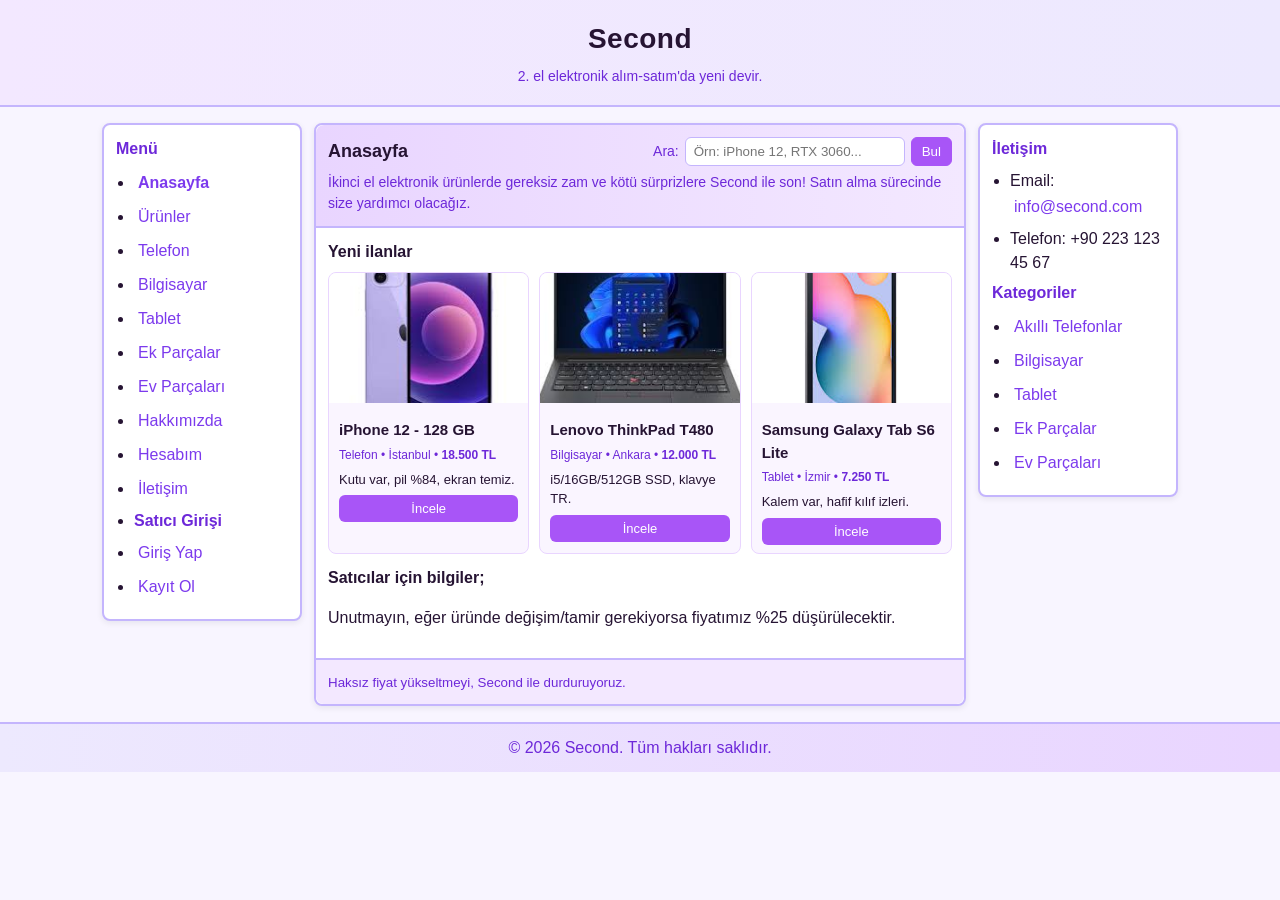
<file: index.html>
<!DOCTYPE html>
<html lang="tr">
<head>
    <meta charset="UTF-8">
    <meta name="viewport" content="width=device-width, initial-scale=1.0">
    <meta name="color-scheme" content="light">
    <meta name="theme-color" content="#f3e8ff">
    <title>Ana Sayfa</title>
    <link rel="stylesheet" href="style.css">
    <script defer src="script.js"></script>
</head>
<body>
    <header class="site-header">
        <h1>Second</h1>
        <p class="tagline">2. el elektronik alım-satım'da yeni devir.</p>
    </header>

    <main class="layout layout-home">
        <nav class="side-nav" aria-label="Ana menü">
            <h2>Menü</h2>
            <ul>
                <li><a class="active" href="index.html">Anasayfa</a></li>
                <li><a href="products.html">Ürünler</a></li>
                <li><a href="phone.html">Telefon</a></li>
                <li><a href="pc.html">Bilgisayar</a></li>
                <li><a href="tablet.html">Tablet</a></li>
                <li><a href="extensions.html">Ek Parçalar</a></li>
                <li><a href="homepieces.html">Ev Parçaları</a></li>
                <li><a href="about.html">Hakkımızda</a></li>
                <li><a href="login.php">Hesabım</a></li>
                <li><a href="contact.html">İletişim</a></li>
                <li><strong style="color: #6d28d9; margin-top: 10px;">Satıcı Girişi</strong></li>
                <li><a href="seller-login.php">Giriş Yap</a></li>
                <li><a href="seller-register.php">Kayıt Ol</a></li>
            </ul>
        </nav>

        <section class="content">
            <header class="content-header">
                <div class="content-header-top">
                    <h2>Anasayfa</h2>
                    <form class="search" action="#" method="get">
                        <label for="q">Ara:</label>
                        <input id="q" name="q" type="search" placeholder="Örn: iPhone 12, RTX 3060..." />
                        <button type="submit">Bul</button>
                    </form>
                </div>
                <p>İkinci el elektronik ürünlerde gereksiz zam ve kötü sürprizlere Second ile son! Satın alma sürecinde size yardımcı olacağız.</p>
            </header>

            <article class="content-article">
                <h3>Yeni ilanlar</h3>
                <div class="cards">
                    <div class="card" data-price="18500" data-needs-repair="false">
                        <div class="card-image">
                            <img src="[data-uri]" alt="iPhone 12 Fotoğrafı" class="product-image">
                        </div>
                        <h4>iPhone 12 - 128 GB</h4>
                        <p class="meta">Telefon • İstanbul • <strong class="price">18.500 TL</strong></p>
                        <p>Kutu var, pil %84, ekran temiz.</p>
                        <div class="photo-upload">
                            <input type="url" class="photo-input" placeholder="Fotoğraf URL'sini girin...">
                            <button type="button" class="btn photo-add-btn">Fotoğraf Ekle</button>
                        </div>
                        <button class="btn inspect-btn" type="button">İncele</button>
                    </div>
                    <div class="card" data-price="12000" data-needs-repair="true" data-issue="Batarya değişimi gerekiyor">
                        <div class="card-image">
                            <img src="[data-uri]" alt="Lenovo ThinkPad Fotoğrafı" class="product-image">
                        </div>
                        <h4>Lenovo ThinkPad T480</h4>
                        <p class="meta">Bilgisayar • Ankara • <strong class="price">12.000 TL</strong></p>
                        <p>i5/16GB/512GB SSD, klavye TR.</p>
                        <div class="photo-upload">
                            <input type="url" class="photo-input" placeholder="Fotoğraf URL'sini girin...">
                            <button type="button" class="btn photo-add-btn">Fotoğraf Ekle</button>
                        </div>
                        <button class="btn inspect-btn" type="button">İncele</button>
                    </div>
                    <div class="card" data-price="7250" data-needs-repair="false">
                        <div class="card-image">
                            <img src="[data-uri]" alt="Samsung Galaxy Tab Fotoğrafı" class="product-image">
                        </div>
                        <h4>Samsung Galaxy Tab S6 Lite</h4>
                        <p class="meta">Tablet • İzmir • <strong class="price">7.250 TL</strong></p>
                        <p>Kalem var, hafif kılıf izleri.</p>
                        <div class="photo-upload">
                            <input type="url" class="photo-input" placeholder="Fotoğraf URL'sini girin...">
                            <button type="button" class="btn photo-add-btn">Fotoğraf Ekle</button>
                        </div>
                        <button class="btn inspect-btn" type="button">İncele</button>
                    </div>
                </div>

                <h3>Satıcılar için bilgiler;</h3>
                <p>Unutmayın, eğer üründe değişim/tamir gerekiyorsa fiyatımız %25 düşürülecektir.</p>
            </article>

            <footer class="content-footer">
                <small>Haksız fiyat yükseltmeyi, Second ile durduruyoruz.</small>
            </footer>
        </section>

        <aside class="sidebar">
            <h2>İletişim</h2>
            <ul>
                <li>Email: <a href="mailto:info@second.com">info@second.com</a></li>
                <li>Telefon: +90 223 123 45 67</li>
            </ul>

            <h2>Kategoriler</h2>
            <ul>
                <li><a href="phone.html">Akıllı Telefonlar</a></li>
                <li><a href="pc.html">Bilgisayar</a></li>
                <li><a href="tablet.html">Tablet</a></li>
                <li><a href="extensions.html">Ek Parçalar</a></li>
                <li><a href="homepieces.html">Ev Parçaları</a></li>
            </ul>
        </aside>
    </main>

    <footer class="site-footer">
        <p>&copy; 2026 Second. Tüm hakları saklıdır.</p>
    </footer>
</body>
</html>
</file>
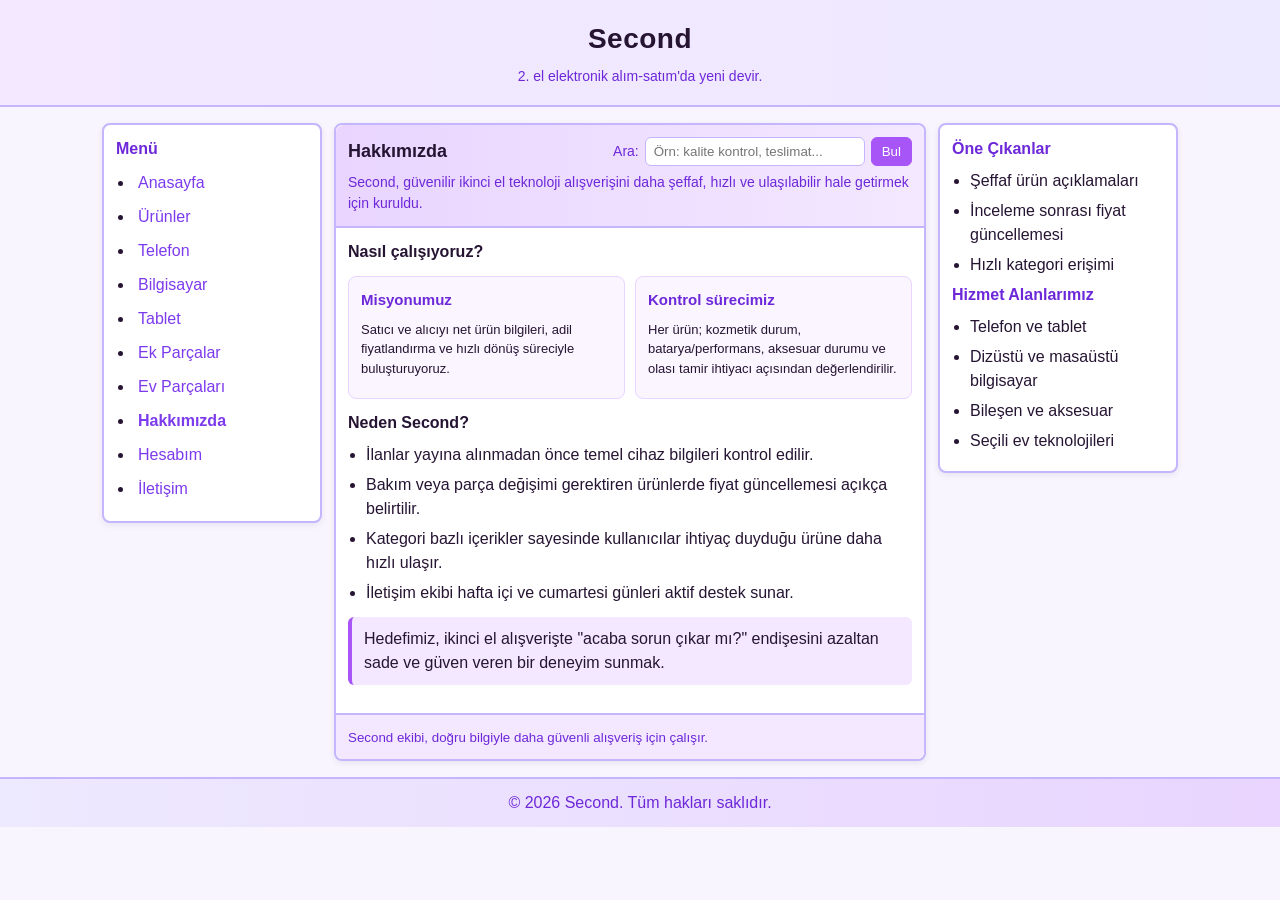
<file: about.html>
<!DOCTYPE html>
<html lang="tr">
<head>
    <meta charset="UTF-8">
    <meta name="viewport" content="width=device-width, initial-scale=1.0">
    <title>Hakkımızda</title>
    <link rel="stylesheet" href="style.css">
    <script defer src="script.js"></script>
</head>
<body>
    <header class="site-header">
        <h1>Second</h1>
        <p class="tagline">2. el elektronik alım-satım'da yeni devir.</p>
    </header>

    <main class="layout">
        <nav class="side-nav" aria-label="Ana menü">
            <h2>Menü</h2>
            <ul>
                <li><a href="index.html">Anasayfa</a></li>
                <li><a href="products.html">Ürünler</a></li>
                <li><a href="phone.html">Telefon</a></li>
                <li><a href="pc.html">Bilgisayar</a></li>
                <li><a href="tablet.html">Tablet</a></li>
                <li><a href="extensions.html">Ek Parçalar</a></li>
                <li><a href="homepieces.html">Ev Parçaları</a></li>
                <li><a class="active" href="about.html">Hakkımızda</a></li>
                <li><a href="login.php">Hesabım</a></li>
                <li><a href="contact.html">İletişim</a></li>
            </ul>
        </nav>

        <section class="content">
            <header class="content-header">
                <div class="content-header-top">
                    <h2>Hakkımızda</h2>
                    <form class="search" action="#" method="get">
                        <label for="q-about">Ara:</label>
                        <input id="q-about" name="q" type="search" placeholder="Örn: kalite kontrol, teslimat..." />
                        <button type="submit">Bul</button>
                    </form>
                </div>
                <p>Second, güvenilir ikinci el teknoloji alışverişini daha şeffaf, hızlı ve ulaşılabilir hale getirmek için kuruldu.</p>
            </header>

            <article class="content-article">
                <h3>Nasıl çalışıyoruz?</h3>
                <div class="info-grid">
                    <section class="info-box">
                        <h4>Misyonumuz</h4>
                        <p>Satıcı ve alıcıyı net ürün bilgileri, adil fiyatlandırma ve hızlı dönüş süreciyle buluşturuyoruz.</p>
                    </section>
                    <section class="info-box">
                        <h4>Kontrol sürecimiz</h4>
                        <p>Her ürün; kozmetik durum, batarya/performans, aksesuar durumu ve olası tamir ihtiyacı açısından değerlendirilir.</p>
                    </section>
                </div>

                <h3>Neden Second?</h3>
                <ul class="feature-list">
                    <li>İlanlar yayına alınmadan önce temel cihaz bilgileri kontrol edilir.</li>
                    <li>Bakım veya parça değişimi gerektiren ürünlerde fiyat güncellemesi açıkça belirtilir.</li>
                    <li>Kategori bazlı içerikler sayesinde kullanıcılar ihtiyaç duyduğu ürüne daha hızlı ulaşır.</li>
                    <li>İletişim ekibi hafta içi ve cumartesi günleri aktif destek sunar.</li>
                </ul>

                <p class="note">Hedefimiz, ikinci el alışverişte "acaba sorun çıkar mı?" endişesini azaltan sade ve güven veren bir deneyim sunmak.</p>
            </article>

            <footer class="content-footer">
                <small>Second ekibi, doğru bilgiyle daha güvenli alışveriş için çalışır.</small>
            </footer>
        </section>

        <aside class="sidebar">
            <h2>Öne Çıkanlar</h2>
            <ul>
                <li>Şeffaf ürün açıklamaları</li>
                <li>İnceleme sonrası fiyat güncellemesi</li>
                <li>Hızlı kategori erişimi</li>
            </ul>

            <h2>Hizmet Alanlarımız</h2>
            <ul>
                <li>Telefon ve tablet</li>
                <li>Dizüstü ve masaüstü bilgisayar</li>
                <li>Bileşen ve aksesuar</li>
                <li>Seçili ev teknolojileri</li>
            </ul>
        </aside>
    </main>

    <footer class="site-footer">
        <p>&copy; 2026 Second. Tüm hakları saklıdır.</p>
    </footer>
</body>
</html>
</file>
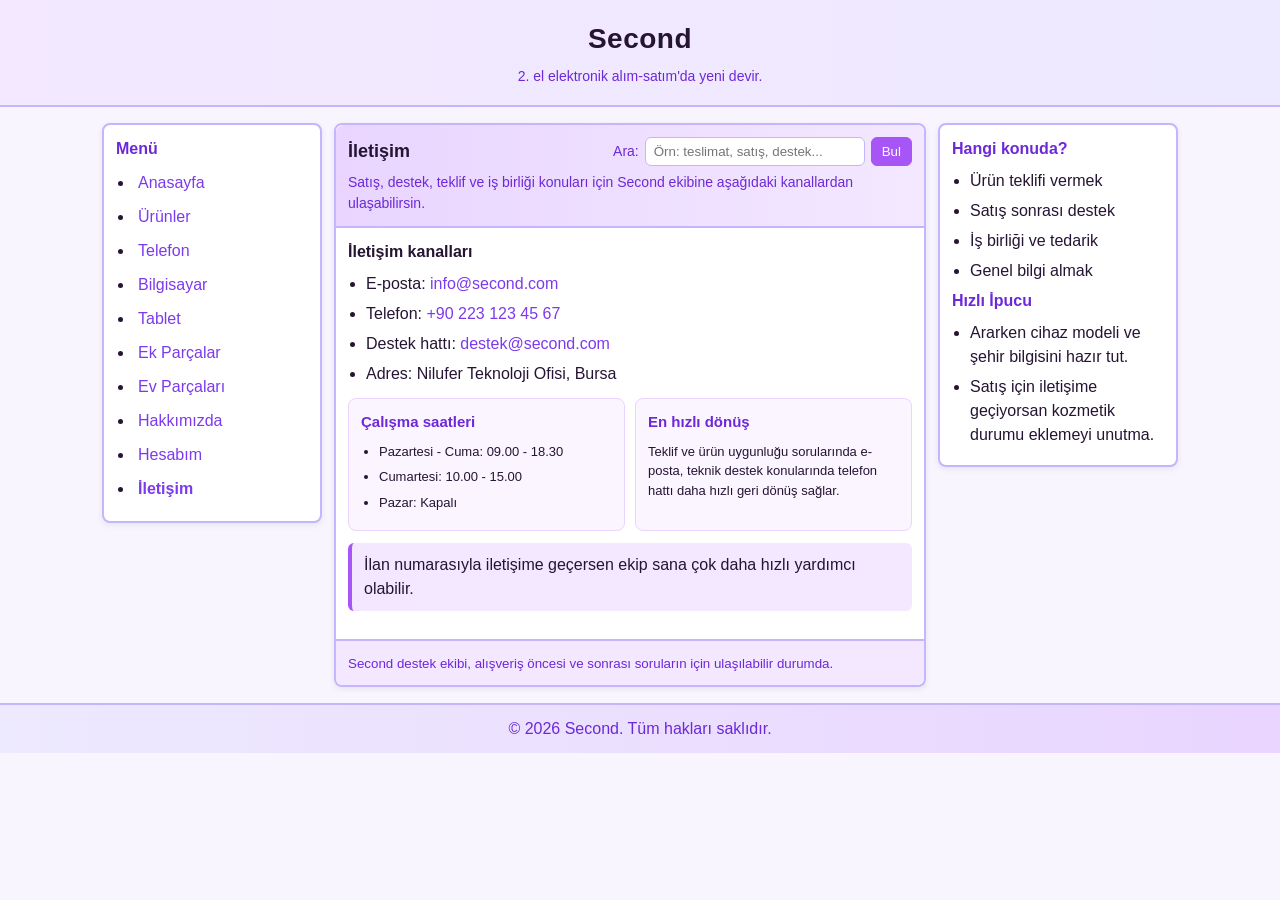
<file: contact.html>
<!DOCTYPE html>
<html lang="tr">
<head>
    <meta charset="UTF-8">
    <meta name="viewport" content="width=device-width, initial-scale=1.0">
    <title>İletişim</title>
    <link rel="stylesheet" href="style.css">
    <script defer src="script.js"></script>
</head>
<body>
    <header class="site-header">
        <h1>Second</h1>
        <p class="tagline">2. el elektronik alım-satım'da yeni devir.</p>
    </header>

    <main class="layout">
        <nav class="side-nav" aria-label="Ana menü">
            <h2>Menü</h2>
            <ul>
                <li><a href="index.html">Anasayfa</a></li>
                <li><a href="products.html">Ürünler</a></li>
                <li><a href="phone.html">Telefon</a></li>
                <li><a href="pc.html">Bilgisayar</a></li>
                <li><a href="tablet.html">Tablet</a></li>
                <li><a href="extensions.html">Ek Parçalar</a></li>
                <li><a href="homepieces.html">Ev Parçaları</a></li>
                <li><a href="about.html">Hakkımızda</a></li>
                <li><a href="login.php">Hesabım</a></li>
                <li><a class="active" href="contact.html">İletişim</a></li>
            </ul>
        </nav>

        <section class="content">
            <header class="content-header">
                <div class="content-header-top">
                    <h2>İletişim</h2>
                    <form class="search" action="#" method="get">
                        <label for="q-contact">Ara:</label>
                        <input id="q-contact" name="q" type="search" placeholder="Örn: teslimat, satış, destek..." />
                        <button type="submit">Bul</button>
                    </form>
                </div>
                <p>Satış, destek, teklif ve iş birliği konuları için Second ekibine aşağıdaki kanallardan ulaşabilirsin.</p>
            </header>

            <article class="content-article">
                <h3>İletişim kanalları</h3>
                <ul class="contact-list">
                    <li>E-posta: <a href="mailto:info@second.com">info@second.com</a></li>
                    <li>Telefon: <a href="tel:+902231234567">+90 223 123 45 67</a></li>
                    <li>Destek hattı: <a href="mailto:destek@second.com">destek@second.com</a></li>
                    <li>Adres: Nilufer Teknoloji Ofisi, Bursa</li>
                </ul>

                <div class="info-grid">
                    <section class="info-box">
                        <h4>Çalışma saatleri</h4>
                        <ul>
                            <li>Pazartesi - Cuma: 09.00 - 18.30</li>
                            <li>Cumartesi: 10.00 - 15.00</li>
                            <li>Pazar: Kapalı</li>
                        </ul>
                    </section>
                    <section class="info-box">
                        <h4>En hızlı dönüş</h4>
                        <p>Teklif ve ürün uygunluğu sorularında e-posta, teknik destek konularında telefon hattı daha hızlı geri dönüş sağlar.</p>
                    </section>
                </div>

                <p class="note">İlan numarasıyla iletişime geçersen ekip sana çok daha hızlı yardımcı olabilir.</p>
            </article>

            <footer class="content-footer">
                <small>Second destek ekibi, alışveriş öncesi ve sonrası soruların için ulaşılabilir durumda.</small>
            </footer>
        </section>

        <aside class="sidebar">
            <h2>Hangi konuda?</h2>
            <ul>
                <li>Ürün teklifi vermek</li>
                <li>Satış sonrası destek</li>
                <li>İş birliği ve tedarik</li>
                <li>Genel bilgi almak</li>
            </ul>

            <h2>Hızlı İpucu</h2>
            <ul>
                <li>Ararken cihaz modeli ve şehir bilgisini hazır tut.</li>
                <li>Satış için iletişime geçiyorsan kozmetik durumu eklemeyi unutma.</li>
            </ul>
        </aside>
    </main>

    <footer class="site-footer">
        <p>&copy; 2026 Second. Tüm hakları saklıdır.</p>
    </footer>
</body>
</html>
</file>
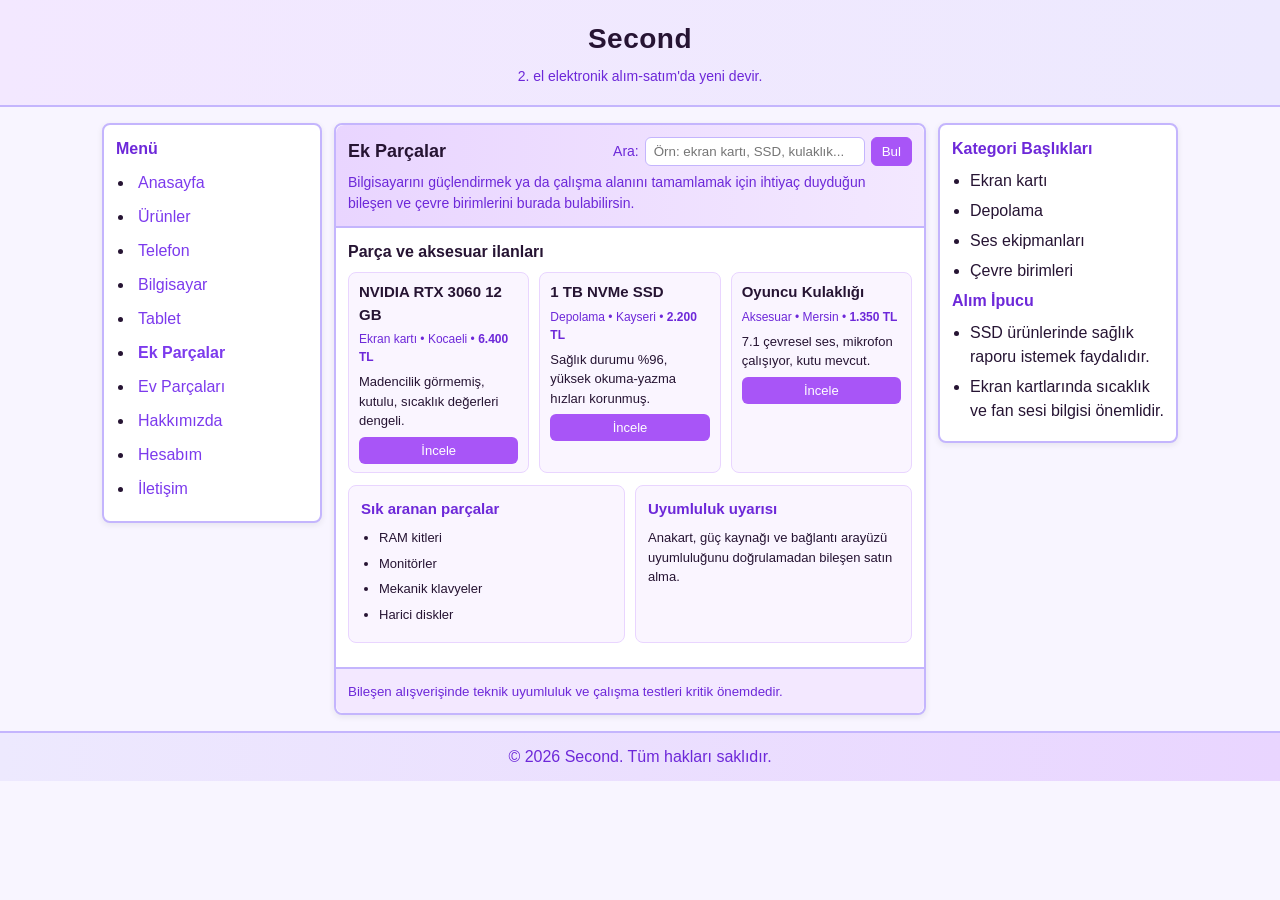
<file: extensions.html>
<!DOCTYPE html>
<html lang="tr">
<head>
    <meta charset="UTF-8">
    <meta name="viewport" content="width=device-width, initial-scale=1.0">
    <title>Bilgisayar Bileşenleri</title>
    <link rel="stylesheet" href="style.css">
    <script defer src="script.js"></script>
</head>
<body>
    <header class="site-header">
        <h1>Second</h1>
        <p class="tagline">2. el elektronik alım-satım'da yeni devir.</p>
    </header>

    <main class="layout">
        <nav class="side-nav" aria-label="Ana menü">
            <h2>Menü</h2>
            <ul>
                <li><a href="index.html">Anasayfa</a></li>
                <li><a href="products.html">Ürünler</a></li>
                <li><a href="phone.html">Telefon</a></li>
                <li><a href="pc.html">Bilgisayar</a></li>
                <li><a href="tablet.html">Tablet</a></li>
                <li><a class="active" href="extensions.html">Ek Parçalar</a></li>
                <li><a href="homepieces.html">Ev Parçaları</a></li>
                <li><a href="about.html">Hakkımızda</a></li>
                <li><a href="login.php">Hesabım</a></li>
                <li><a href="contact.html">İletişim</a></li>
            </ul>
        </nav>

        <section class="content">
            <header class="content-header">
                <div class="content-header-top">
                    <h2>Ek Parçalar</h2>
                    <form class="search" action="#" method="get">
                        <label for="q-ext">Ara:</label>
                        <input id="q-ext" name="q" type="search" placeholder="Örn: ekran kartı, SSD, kulaklık..." />
                        <button type="submit">Bul</button>
                    </form>
                </div>
                <p>Bilgisayarını güçlendirmek ya da çalışma alanını tamamlamak için ihtiyaç duyduğun bileşen ve çevre birimlerini burada bulabilirsin.</p>
            </header>

            <article class="content-article">
                <h3>Parça ve aksesuar ilanları</h3>
                <div class="cards">
                    <div class="card" data-price="6400" data-needs-repair="false">
                        <h4>NVIDIA RTX 3060 12 GB</h4>
                        <p class="meta">Ekran kartı • Kocaeli • <strong class="price">6.400 TL</strong></p>
                        <p>Madencilik görmemiş, kutulu, sıcaklık değerleri dengeli.</p>
                        <button class="btn inspect-btn" type="button">İncele</button>
                    </div>
                    <div class="card" data-price="2200" data-needs-repair="false">
                        <h4>1 TB NVMe SSD</h4>
                        <p class="meta">Depolama • Kayseri • <strong class="price">2.200 TL</strong></p>
                        <p>Sağlık durumu %96, yüksek okuma-yazma hızları korunmuş.</p>
                        <button class="btn inspect-btn" type="button">İncele</button>
                    </div>
                    <div class="card" data-price="1350" data-needs-repair="true" data-issue="Kulak pedlerinde yıpranma var">
                        <h4>Oyuncu Kulaklığı</h4>
                        <p class="meta">Aksesuar • Mersin • <strong class="price">1.350 TL</strong></p>
                        <p>7.1 çevresel ses, mikrofon çalışıyor, kutu mevcut.</p>
                        <button class="btn inspect-btn" type="button">İncele</button>
                    </div>
                </div>

                <div class="info-grid">
                    <section class="info-box">
                        <h4>Sık aranan parçalar</h4>
                        <ul>
                            <li>RAM kitleri</li>
                            <li>Monitörler</li>
                            <li>Mekanik klavyeler</li>
                            <li>Harici diskler</li>
                        </ul>
                    </section>
                    <section class="info-box">
                        <h4>Uyumluluk uyarısı</h4>
                        <p>Anakart, güç kaynağı ve bağlantı arayüzü uyumluluğunu doğrulamadan bileşen satın alma.</p>
                    </section>
                </div>
            </article>

            <footer class="content-footer">
                <small>Bileşen alışverişinde teknik uyumluluk ve çalışma testleri kritik önemdedir.</small>
            </footer>
        </section>

        <aside class="sidebar">
            <h2>Kategori Başlıkları</h2>
            <ul>
                <li>Ekran kartı</li>
                <li>Depolama</li>
                <li>Ses ekipmanları</li>
                <li>Çevre birimleri</li>
            </ul>

            <h2>Alım İpucu</h2>
            <ul>
                <li>SSD ürünlerinde sağlık raporu istemek faydalıdır.</li>
                <li>Ekran kartlarında sıcaklık ve fan sesi bilgisi önemlidir.</li>
            </ul>
        </aside>
    </main>

    <footer class="site-footer">
        <p>&copy; 2026 Second. Tüm hakları saklıdır.</p>
    </footer>
</body>
</html>
</file>
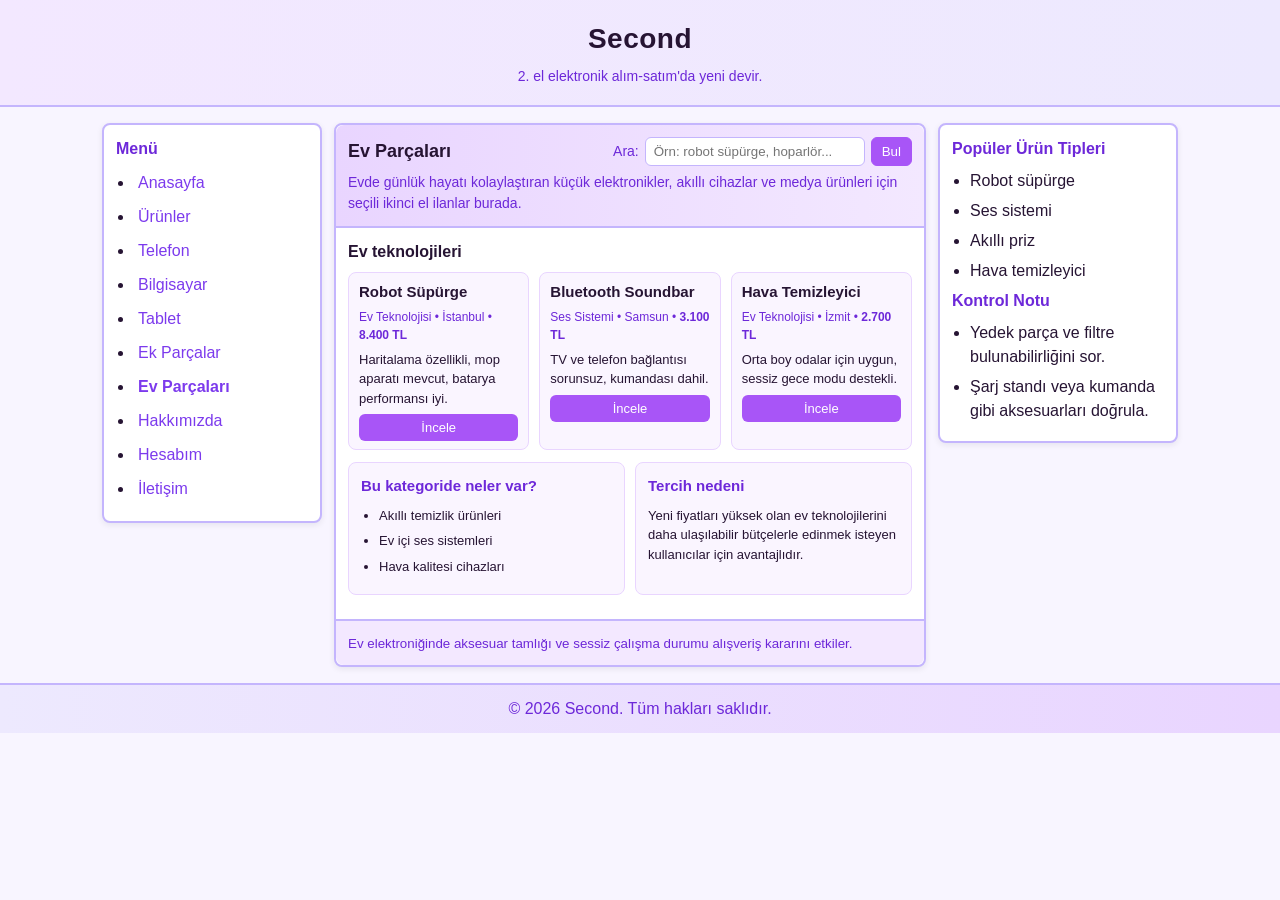
<file: homepieces.html>
<!DOCTYPE html>
<html lang="tr">
<head>
    <meta charset="UTF-8">
    <meta name="viewport" content="width=device-width, initial-scale=1.0">
    <title>Ev Eşyaları</title>
    <link rel="stylesheet" href="style.css">
    <script defer src="script.js"></script>
</head>
<body>
    <header class="site-header">
        <h1>Second</h1>
        <p class="tagline">2. el elektronik alım-satım'da yeni devir.</p>
    </header>

    <main class="layout">
        <nav class="side-nav" aria-label="Ana menü">
            <h2>Menü</h2>
            <ul>
                <li><a href="index.html">Anasayfa</a></li>
                <li><a href="products.html">Ürünler</a></li>
                <li><a href="phone.html">Telefon</a></li>
                <li><a href="pc.html">Bilgisayar</a></li>
                <li><a href="tablet.html">Tablet</a></li>
                <li><a href="extensions.html">Ek Parçalar</a></li>
                <li><a class="active" href="homepieces.html">Ev Parçaları</a></li>
                <li><a href="about.html">Hakkımızda</a></li>
                <li><a href="login.php">Hesabım</a></li>
                <li><a href="contact.html">İletişim</a></li>
            </ul>
        </nav>

        <section class="content">
            <header class="content-header">
                <div class="content-header-top">
                    <h2>Ev Parçaları</h2>
                    <form class="search" action="#" method="get">
                        <label for="q-home">Ara:</label>
                        <input id="q-home" name="q" type="search" placeholder="Örn: robot süpürge, hoparlör..." />
                        <button type="submit">Bul</button>
                    </form>
                </div>
                <p>Evde günlük hayatı kolaylaştıran küçük elektronikler, akıllı cihazlar ve medya ürünleri için seçili ikinci el ilanlar burada.</p>
            </header>

            <article class="content-article">
                <h3>Ev teknolojileri</h3>
                <div class="cards">
                    <div class="card" data-price="8400" data-needs-repair="false">
                        <h4>Robot Süpürge</h4>
                        <p class="meta">Ev Teknolojisi • İstanbul • <strong class="price">8.400 TL</strong></p>
                        <p>Haritalama özellikli, mop aparatı mevcut, batarya performansı iyi.</p>
                        <button class="btn inspect-btn" type="button">İncele</button>
                    </div>
                    <div class="card" data-price="3100" data-needs-repair="false">
                        <h4>Bluetooth Soundbar</h4>
                        <p class="meta">Ses Sistemi • Samsun • <strong class="price">3.100 TL</strong></p>
                        <p>TV ve telefon bağlantısı sorunsuz, kumandası dahil.</p>
                        <button class="btn inspect-btn" type="button">İncele</button>
                    </div>
                    <div class="card" data-price="2700" data-needs-repair="true" data-issue="Filtre kapağı gevşemiş durumda">
                        <h4>Hava Temizleyici</h4>
                        <p class="meta">Ev Teknolojisi • İzmit • <strong class="price">2.700 TL</strong></p>
                        <p>Orta boy odalar için uygun, sessiz gece modu destekli.</p>
                        <button class="btn inspect-btn" type="button">İncele</button>
                    </div>
                </div>

                <div class="info-grid">
                    <section class="info-box">
                        <h4>Bu kategoride neler var?</h4>
                        <ul>
                            <li>Akıllı temizlik ürünleri</li>
                            <li>Ev içi ses sistemleri</li>
                            <li>Hava kalitesi cihazları</li>
                        </ul>
                    </section>
                    <section class="info-box">
                        <h4>Tercih nedeni</h4>
                        <p>Yeni fiyatları yüksek olan ev teknolojilerini daha ulaşılabilir bütçelerle edinmek isteyen kullanıcılar için avantajlıdır.</p>
                    </section>
                </div>
            </article>

            <footer class="content-footer">
                <small>Ev elektroniğinde aksesuar tamlığı ve sessiz çalışma durumu alışveriş kararını etkiler.</small>
            </footer>
        </section>

        <aside class="sidebar">
            <h2>Popüler Ürün Tipleri</h2>
            <ul>
                <li>Robot süpürge</li>
                <li>Ses sistemi</li>
                <li>Akıllı priz</li>
                <li>Hava temizleyici</li>
            </ul>

            <h2>Kontrol Notu</h2>
            <ul>
                <li>Yedek parça ve filtre bulunabilirliğini sor.</li>
                <li>Şarj standı veya kumanda gibi aksesuarları doğrula.</li>
            </ul>
        </aside>
    </main>

    <footer class="site-footer">
        <p>&copy; 2026 Second. Tüm hakları saklıdır.</p>
    </footer>
</body>
</html>
</file>
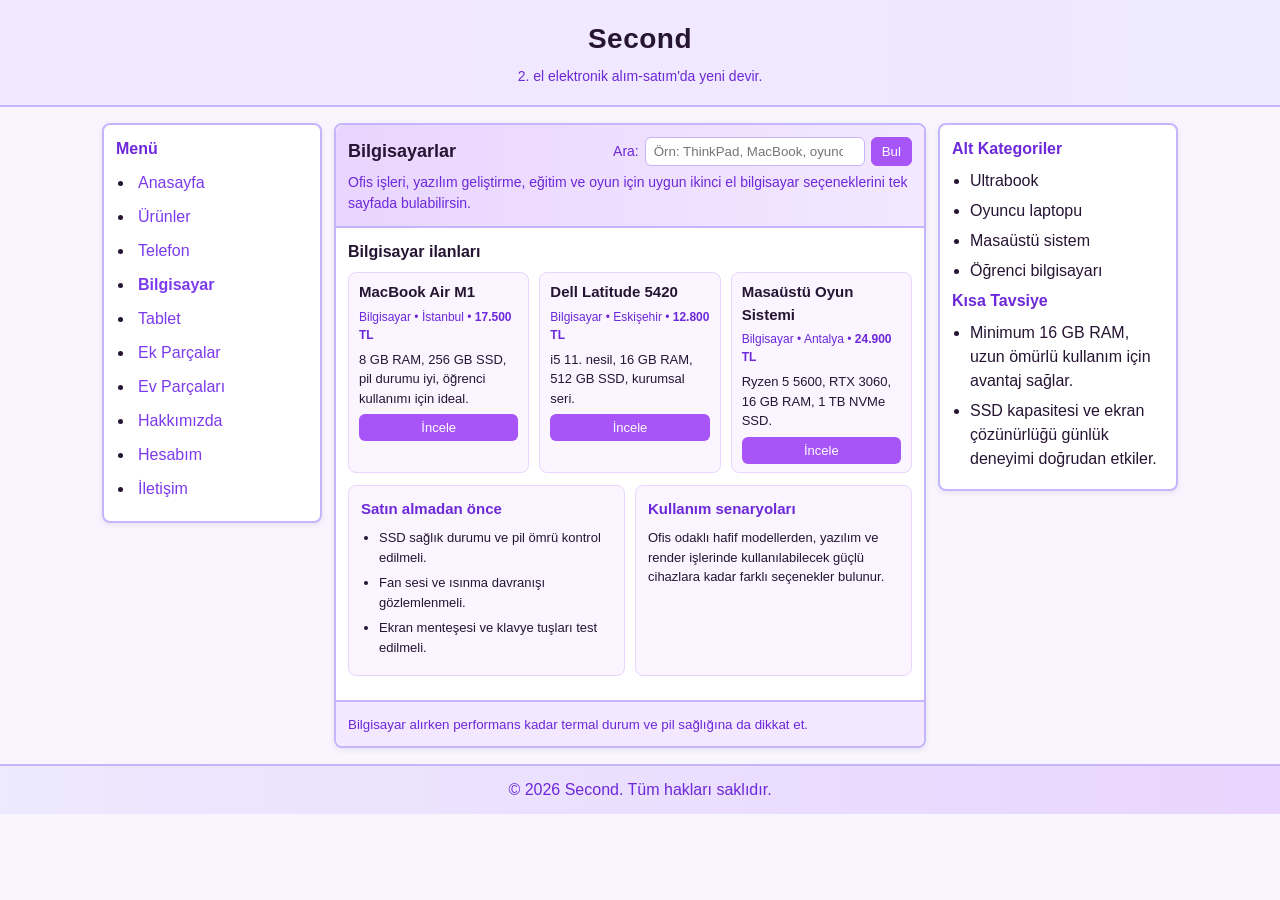
<file: pc.html>
<!DOCTYPE html>
<html lang="tr">
<head>
    <meta charset="UTF-8">
    <meta name="viewport" content="width=device-width, initial-scale=1.0">
    <title>Bilgisayarlar</title>
    <link rel="stylesheet" href="style.css">
    <script defer src="script.js"></script>
</head>
<body>
    <header class="site-header">
        <h1>Second</h1>
        <p class="tagline">2. el elektronik alım-satım'da yeni devir.</p>
    </header>

    <main class="layout">
        <nav class="side-nav" aria-label="Ana menü">
            <h2>Menü</h2>
            <ul>
                <li><a href="index.html">Anasayfa</a></li>
                <li><a href="products.html">Ürünler</a></li>
                <li><a href="phone.html">Telefon</a></li>
                <li><a class="active" href="pc.html">Bilgisayar</a></li>
                <li><a href="tablet.html">Tablet</a></li>
                <li><a href="extensions.html">Ek Parçalar</a></li>
                <li><a href="homepieces.html">Ev Parçaları</a></li>
                <li><a href="about.html">Hakkımızda</a></li>
                <li><a href="login.php">Hesabım</a></li>
                <li><a href="contact.html">İletişim</a></li>
            </ul>
        </nav>

        <section class="content">
            <header class="content-header">
                <div class="content-header-top">
                    <h2>Bilgisayarlar</h2>
                    <form class="search" action="#" method="get">
                        <label for="q-pc">Ara:</label>
                        <input id="q-pc" name="q" type="search" placeholder="Örn: ThinkPad, MacBook, oyuncu PC..." />
                        <button type="submit">Bul</button>
                    </form>
                </div>
                <p>Ofis işleri, yazılım geliştirme, eğitim ve oyun için uygun ikinci el bilgisayar seçeneklerini tek sayfada bulabilirsin.</p>
            </header>

            <article class="content-article">
                <h3>Bilgisayar ilanları</h3>
                <div class="cards">
                    <div class="card" data-price="17500" data-needs-repair="false">
                        <h4>MacBook Air M1</h4>
                        <p class="meta">Bilgisayar • İstanbul • <strong class="price">17.500 TL</strong></p>
                        <p>8 GB RAM, 256 GB SSD, pil durumu iyi, öğrenci kullanımı için ideal.</p>
                        <button class="btn inspect-btn" type="button">İncele</button>
                    </div>
                    <div class="card" data-price="12800" data-needs-repair="true" data-issue="Batarya değişimi tavsiye ediliyor">
                        <h4>Dell Latitude 5420</h4>
                        <p class="meta">Bilgisayar • Eskişehir • <strong class="price">12.800 TL</strong></p>
                        <p>i5 11. nesil, 16 GB RAM, 512 GB SSD, kurumsal seri.</p>
                        <button class="btn inspect-btn" type="button">İncele</button>
                    </div>
                    <div class="card" data-price="24900" data-needs-repair="false">
                        <h4>Masaüstü Oyun Sistemi</h4>
                        <p class="meta">Bilgisayar • Antalya • <strong class="price">24.900 TL</strong></p>
                        <p>Ryzen 5 5600, RTX 3060, 16 GB RAM, 1 TB NVMe SSD.</p>
                        <button class="btn inspect-btn" type="button">İncele</button>
                    </div>
                </div>

                <div class="info-grid">
                    <section class="info-box">
                        <h4>Satın almadan önce</h4>
                        <ul>
                            <li>SSD sağlık durumu ve pil ömrü kontrol edilmeli.</li>
                            <li>Fan sesi ve ısınma davranışı gözlemlenmeli.</li>
                            <li>Ekran menteşesi ve klavye tuşları test edilmeli.</li>
                        </ul>
                    </section>
                    <section class="info-box">
                        <h4>Kullanım senaryoları</h4>
                        <p>Ofis odaklı hafif modellerden, yazılım ve render işlerinde kullanılabilecek güçlü cihazlara kadar farklı seçenekler bulunur.</p>
                    </section>
                </div>
            </article>

            <footer class="content-footer">
                <small>Bilgisayar alırken performans kadar termal durum ve pil sağlığına da dikkat et.</small>
            </footer>
        </section>

        <aside class="sidebar">
            <h2>Alt Kategoriler</h2>
            <ul>
                <li>Ultrabook</li>
                <li>Oyuncu laptopu</li>
                <li>Masaüstü sistem</li>
                <li>Öğrenci bilgisayarı</li>
            </ul>

            <h2>Kısa Tavsiye</h2>
            <ul>
                <li>Minimum 16 GB RAM, uzun ömürlü kullanım için avantaj sağlar.</li>
                <li>SSD kapasitesi ve ekran çözünürlüğü günlük deneyimi doğrudan etkiler.</li>
            </ul>
        </aside>
    </main>

    <footer class="site-footer">
        <p>&copy; 2026 Second. Tüm hakları saklıdır.</p>
    </footer>
</body>
</html>
</file>
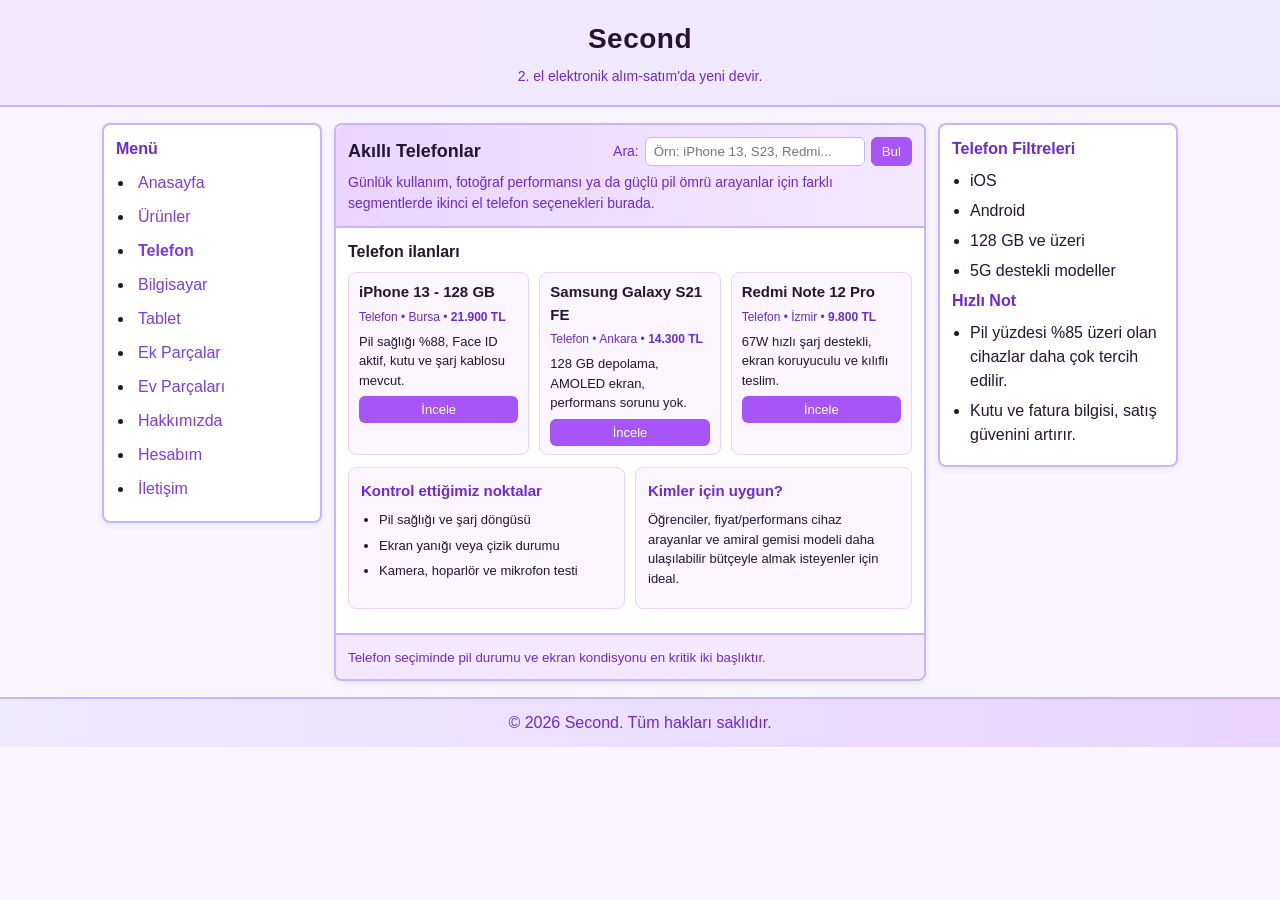
<file: phone.html>
<!DOCTYPE html>
<html lang="tr">
<head>
    <meta charset="UTF-8">
    <meta name="viewport" content="width=device-width, initial-scale=1.0">
    <title>Akıllı Telefonlar</title>
    <link rel="stylesheet" href="style.css">
    <script defer src="script.js"></script>
</head>
<body>
    <header class="site-header">
        <h1>Second</h1>
        <p class="tagline">2. el elektronik alım-satım'da yeni devir.</p>
    </header>

    <main class="layout">
        <nav class="side-nav" aria-label="Ana menü">
            <h2>Menü</h2>
            <ul>
                <li><a href="index.html">Anasayfa</a></li>
                <li><a href="products.html">Ürünler</a></li>
                <li><a class="active" href="phone.html">Telefon</a></li>
                <li><a href="pc.html">Bilgisayar</a></li>
                <li><a href="tablet.html">Tablet</a></li>
                <li><a href="extensions.html">Ek Parçalar</a></li>
                <li><a href="homepieces.html">Ev Parçaları</a></li>
                <li><a href="about.html">Hakkımızda</a></li>
                <li><a href="login.php">Hesabım</a></li>
                <li><a href="contact.html">İletişim</a></li>
            </ul>
        </nav>

        <section class="content">
            <header class="content-header">
                <div class="content-header-top">
                    <h2>Akıllı Telefonlar</h2>
                    <form class="search" action="#" method="get">
                        <label for="q-phone">Ara:</label>
                        <input id="q-phone" name="q" type="search" placeholder="Örn: iPhone 13, S23, Redmi..." />
                        <button type="submit">Bul</button>
                    </form>
                </div>
                <p>Günlük kullanım, fotoğraf performansı ya da güçlü pil ömrü arayanlar için farklı segmentlerde ikinci el telefon seçenekleri burada.</p>
            </header>

            <article class="content-article">
                <h3>Telefon ilanları</h3>
                <div class="cards">
                    <div class="card" data-price="21900" data-needs-repair="false">
                        <h4>iPhone 13 - 128 GB</h4>
                        <p class="meta">Telefon • Bursa • <strong class="price">21.900 TL</strong></p>
                        <p>Pil sağlığı %88, Face ID aktif, kutu ve şarj kablosu mevcut.</p>
                        <button class="btn inspect-btn" type="button">İncele</button>
                    </div>
                    <div class="card" data-price="14300" data-needs-repair="true" data-issue="Arka kamera camında çatlak var">
                        <h4>Samsung Galaxy S21 FE</h4>
                        <p class="meta">Telefon • Ankara • <strong class="price">14.300 TL</strong></p>
                        <p>128 GB depolama, AMOLED ekran, performans sorunu yok.</p>
                        <button class="btn inspect-btn" type="button">İncele</button>
                    </div>
                    <div class="card" data-price="9800" data-needs-repair="false">
                        <h4>Redmi Note 12 Pro</h4>
                        <p class="meta">Telefon • İzmir • <strong class="price">9.800 TL</strong></p>
                        <p>67W hızlı şarj destekli, ekran koruyuculu ve kılıflı teslim.</p>
                        <button class="btn inspect-btn" type="button">İncele</button>
                    </div>
                </div>

                <div class="info-grid">
                    <section class="info-box">
                        <h4>Kontrol ettiğimiz noktalar</h4>
                        <ul>
                            <li>Pil sağlığı ve şarj döngüsü</li>
                            <li>Ekran yanığı veya çizik durumu</li>
                            <li>Kamera, hoparlör ve mikrofon testi</li>
                        </ul>
                    </section>
                    <section class="info-box">
                        <h4>Kimler için uygun?</h4>
                        <p>Öğrenciler, fiyat/performans cihaz arayanlar ve amiral gemisi modeli daha ulaşılabilir bütçeyle almak isteyenler için ideal.</p>
                    </section>
                </div>
            </article>

            <footer class="content-footer">
                <small>Telefon seçiminde pil durumu ve ekran kondisyonu en kritik iki başlıktır.</small>
            </footer>
        </section>

        <aside class="sidebar">
            <h2>Telefon Filtreleri</h2>
            <ul>
                <li>iOS</li>
                <li>Android</li>
                <li>128 GB ve üzeri</li>
                <li>5G destekli modeller</li>
            </ul>

            <h2>Hızlı Not</h2>
            <ul>
                <li>Pil yüzdesi %85 üzeri olan cihazlar daha çok tercih edilir.</li>
                <li>Kutu ve fatura bilgisi, satış güvenini artırır.</li>
            </ul>
        </aside>
    </main>

    <footer class="site-footer">
        <p>&copy; 2026 Second. Tüm hakları saklıdır.</p>
    </footer>
</body>
</html>
</file>
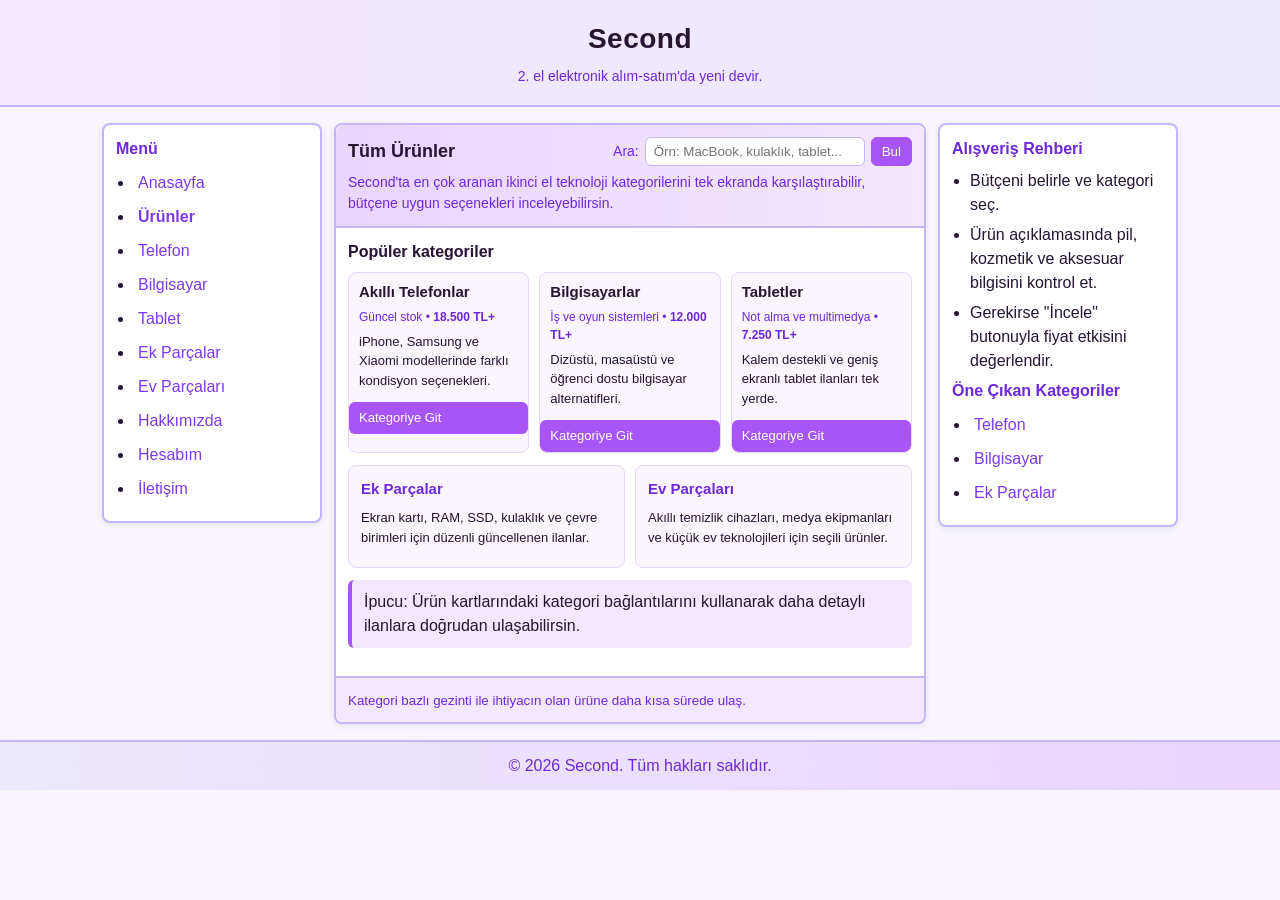
<file: products.html>
<!DOCTYPE html>
<html lang="tr">
<head>
    <meta charset="UTF-8">
    <meta name="viewport" content="width=device-width, initial-scale=1.0">
    <title>Ürünler</title>
    <link rel="stylesheet" href="style.css">
    <script defer src="script.js"></script>
</head>
<body>
    <header class="site-header">
        <h1>Second</h1>
        <p class="tagline">2. el elektronik alım-satım'da yeni devir.</p>
    </header>

    <main class="layout">
        <nav class="side-nav" aria-label="Ana menü">
            <h2>Menü</h2>
            <ul>
                <li><a href="index.html">Anasayfa</a></li>
                <li><a class="active" href="products.html">Ürünler</a></li>
                <li><a href="phone.html">Telefon</a></li>
                <li><a href="pc.html">Bilgisayar</a></li>
                <li><a href="tablet.html">Tablet</a></li>
                <li><a href="extensions.html">Ek Parçalar</a></li>
                <li><a href="homepieces.html">Ev Parçaları</a></li>
                <li><a href="about.html">Hakkımızda</a></li>
                <li><a href="login.php">Hesabım</a></li>
                <li><a href="contact.html">İletişim</a></li>
            </ul>
        </nav>

        <section class="content">
            <header class="content-header">
                <div class="content-header-top">
                    <h2>Tüm Ürünler</h2>
                    <form class="search" action="#" method="get">
                        <label for="q-products">Ara:</label>
                        <input id="q-products" name="q" type="search" placeholder="Örn: MacBook, kulaklık, tablet..." />
                        <button type="submit">Bul</button>
                    </form>
                </div>
                <p>Second'ta en çok aranan ikinci el teknoloji kategorilerini tek ekranda karşılaştırabilir, bütçene uygun seçenekleri inceleyebilirsin.</p>
            </header>

            <article class="content-article">
                <h3>Popüler kategoriler</h3>
                <div class="cards">
                    <div class="card" data-price="18500" data-needs-repair="false">
                        <h4>Akıllı Telefonlar</h4>
                        <p class="meta">Güncel stok • <strong class="price">18.500 TL+</strong></p>
                        <p>iPhone, Samsung ve Xiaomi modellerinde farklı kondisyon seçenekleri.</p>
                        <a class="btn" href="phone.html">Kategoriye Git</a>
                    </div>
                    <div class="card" data-price="12000" data-needs-repair="false">
                        <h4>Bilgisayarlar</h4>
                        <p class="meta">İş ve oyun sistemleri • <strong class="price">12.000 TL+</strong></p>
                        <p>Dizüstü, masaüstü ve öğrenci dostu bilgisayar alternatifleri.</p>
                        <a class="btn" href="pc.html">Kategoriye Git</a>
                    </div>
                    <div class="card" data-price="7250" data-needs-repair="false">
                        <h4>Tabletler</h4>
                        <p class="meta">Not alma ve multimedya • <strong class="price">7.250 TL+</strong></p>
                        <p>Kalem destekli ve geniş ekranlı tablet ilanları tek yerde.</p>
                        <a class="btn" href="tablet.html">Kategoriye Git</a>
                    </div>
                </div>

                <div class="info-grid">
                    <section class="info-box">
                        <h4>Ek Parçalar</h4>
                        <p>Ekran kartı, RAM, SSD, kulaklık ve çevre birimleri için düzenli güncellenen ilanlar.</p>
                    </section>
                    <section class="info-box">
                        <h4>Ev Parçaları</h4>
                        <p>Akıllı temizlik cihazları, medya ekipmanları ve küçük ev teknolojileri için seçili ürünler.</p>
                    </section>
                </div>

                <p class="note">İpucu: Ürün kartlarındaki kategori bağlantılarını kullanarak daha detaylı ilanlara doğrudan ulaşabilirsin.</p>
            </article>

            <footer class="content-footer">
                <small>Kategori bazlı gezinti ile ihtiyacın olan ürüne daha kısa sürede ulaş.</small>
            </footer>
        </section>

        <aside class="sidebar">
            <h2>Alışveriş Rehberi</h2>
            <ul>
                <li>Bütçeni belirle ve kategori seç.</li>
                <li>Ürün açıklamasında pil, kozmetik ve aksesuar bilgisini kontrol et.</li>
                <li>Gerekirse "İncele" butonuyla fiyat etkisini değerlendir.</li>
            </ul>

            <h2>Öne Çıkan Kategoriler</h2>
            <ul>
                <li><a href="phone.html">Telefon</a></li>
                <li><a href="pc.html">Bilgisayar</a></li>
                <li><a href="extensions.html">Ek Parçalar</a></li>
            </ul>
        </aside>
    </main>

    <footer class="site-footer">
        <p>&copy; 2026 Second. Tüm hakları saklıdır.</p>
    </footer>
</body>
</html>
</file>
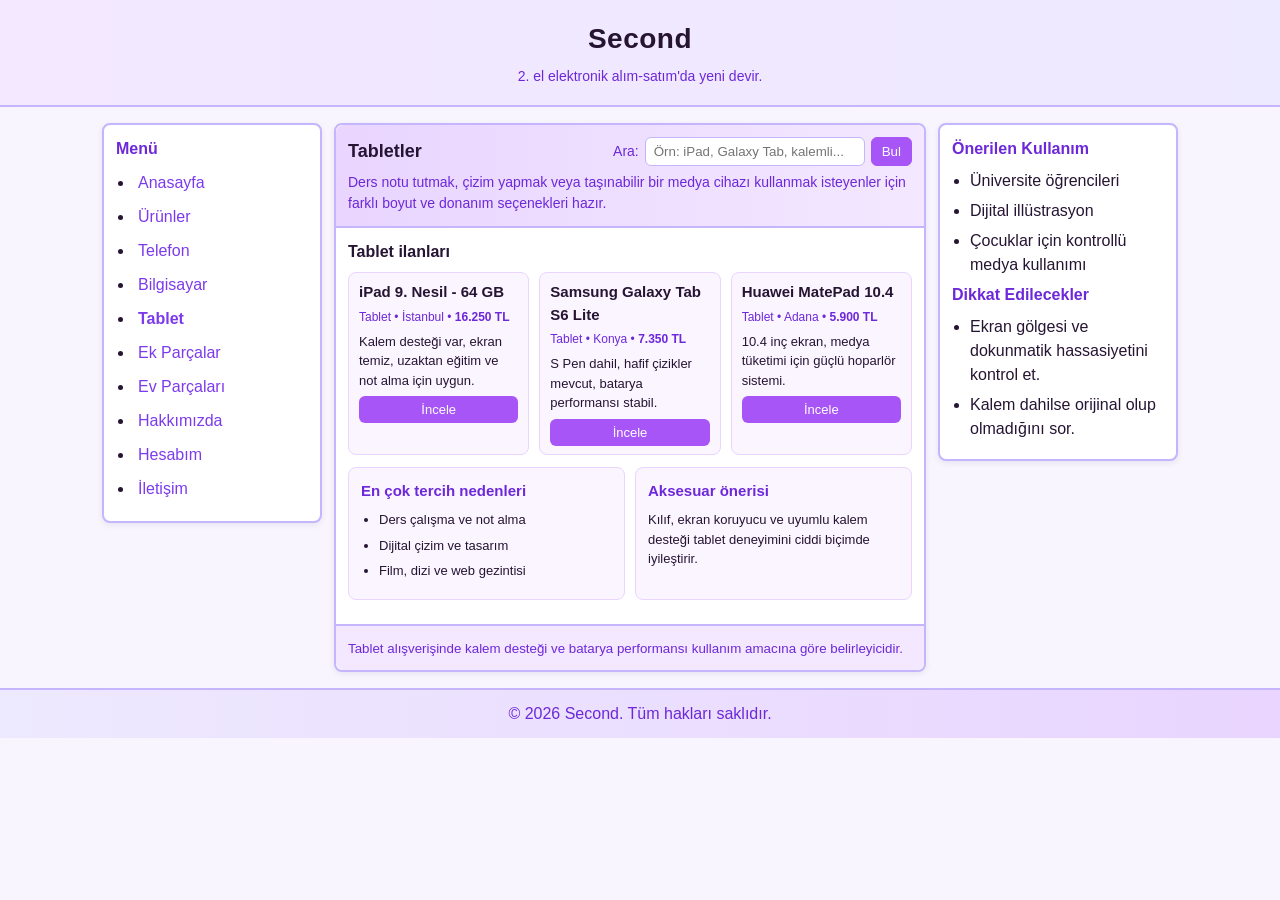
<file: tablet.html>
<!DOCTYPE html>
<html lang="tr">
<head>
    <meta charset="UTF-8">
    <meta name="viewport" content="width=device-width, initial-scale=1.0">
    <title>Tabletler</title>
    <link rel="stylesheet" href="style.css">
    <script defer src="script.js"></script>
</head>
<body>
    <header class="site-header">
        <h1>Second</h1>
        <p class="tagline">2. el elektronik alım-satım'da yeni devir.</p>
    </header>

    <main class="layout">
        <nav class="side-nav" aria-label="Ana menü">
            <h2>Menü</h2>
            <ul>
                <li><a href="index.html">Anasayfa</a></li>
                <li><a href="products.html">Ürünler</a></li>
                <li><a href="phone.html">Telefon</a></li>
                <li><a href="pc.html">Bilgisayar</a></li>
                <li><a class="active" href="tablet.html">Tablet</a></li>
                <li><a href="extensions.html">Ek Parçalar</a></li>
                <li><a href="homepieces.html">Ev Parçaları</a></li>
                <li><a href="about.html">Hakkımızda</a></li>
                <li><a href="login.php">Hesabım</a></li>
                <li><a href="contact.html">İletişim</a></li>
            </ul>
        </nav>

        <section class="content">
            <header class="content-header">
                <div class="content-header-top">
                    <h2>Tabletler</h2>
                    <form class="search" action="#" method="get">
                        <label for="q-tablet">Ara:</label>
                        <input id="q-tablet" name="q" type="search" placeholder="Örn: iPad, Galaxy Tab, kalemli..." />
                        <button type="submit">Bul</button>
                    </form>
                </div>
                <p>Ders notu tutmak, çizim yapmak veya taşınabilir bir medya cihazı kullanmak isteyenler için farklı boyut ve donanım seçenekleri hazır.</p>
            </header>

            <article class="content-article">
                <h3>Tablet ilanları</h3>
                <div class="cards">
                    <div class="card" data-price="16250" data-needs-repair="false">
                        <h4>iPad 9. Nesil - 64 GB</h4>
                        <p class="meta">Tablet • İstanbul • <strong class="price">16.250 TL</strong></p>
                        <p>Kalem desteği var, ekran temiz, uzaktan eğitim ve not alma için uygun.</p>
                        <button class="btn inspect-btn" type="button">İncele</button>
                    </div>
                    <div class="card" data-price="7350" data-needs-repair="false">
                        <h4>Samsung Galaxy Tab S6 Lite</h4>
                        <p class="meta">Tablet • Konya • <strong class="price">7.350 TL</strong></p>
                        <p>S Pen dahil, hafif çizikler mevcut, batarya performansı stabil.</p>
                        <button class="btn inspect-btn" type="button">İncele</button>
                    </div>
                    <div class="card" data-price="5900" data-needs-repair="true" data-issue="Şarj soketi temassızlık yapıyor">
                        <h4>Huawei MatePad 10.4</h4>
                        <p class="meta">Tablet • Adana • <strong class="price">5.900 TL</strong></p>
                        <p>10.4 inç ekran, medya tüketimi için güçlü hoparlör sistemi.</p>
                        <button class="btn inspect-btn" type="button">İncele</button>
                    </div>
                </div>

                <div class="info-grid">
                    <section class="info-box">
                        <h4>En çok tercih nedenleri</h4>
                        <ul>
                            <li>Ders çalışma ve not alma</li>
                            <li>Dijital çizim ve tasarım</li>
                            <li>Film, dizi ve web gezintisi</li>
                        </ul>
                    </section>
                    <section class="info-box">
                        <h4>Aksesuar önerisi</h4>
                        <p>Kılıf, ekran koruyucu ve uyumlu kalem desteği tablet deneyimini ciddi biçimde iyileştirir.</p>
                    </section>
                </div>
            </article>

            <footer class="content-footer">
                <small>Tablet alışverişinde kalem desteği ve batarya performansı kullanım amacına göre belirleyicidir.</small>
            </footer>
        </section>

        <aside class="sidebar">
            <h2>Önerilen Kullanım</h2>
            <ul>
                <li>Üniversite öğrencileri</li>
                <li>Dijital illüstrasyon</li>
                <li>Çocuklar için kontrollü medya kullanımı</li>
            </ul>

            <h2>Dikkat Edilecekler</h2>
            <ul>
                <li>Ekran gölgesi ve dokunmatik hassasiyetini kontrol et.</li>
                <li>Kalem dahilse orijinal olup olmadığını sor.</li>
            </ul>
        </aside>
    </main>

    <footer class="site-footer">
        <p>&copy; 2026 Second. Tüm hakları saklıdır.</p>
    </footer>
</body>
</html>
</file>
<file: style.css>
* { box-sizing: border-box; }

html {
    color-scheme: light;
    background-color: #f8f5ff;
}

body {
    font-family: Arial, sans-serif;
    background-color: #f8f5ff;
    color: #261433;
    margin: 0;
    padding: 0;
    line-height: 1.5;
}

a {
    color: #7c3aed;
    text-decoration: none;
}

a:hover {
    text-decoration: underline;
}

.site-header {
    background: linear-gradient(90deg, #f3e8ff, #ede9fe);
    border-bottom: 2px solid #c4b5fd;
    text-align: center;
    padding: 18px 12px;
}

.site-header h1 {
    margin: 0;
    font-size: 28px;
    letter-spacing: 0.5px;
}

.tagline {
    margin: 6px 0 0;
    color: #6d28d9;
    font-size: 14px;
}

.layout {
    max-width: 1100px;
    margin: 16px auto;
    padding: 0 12px;

    display: grid;
    grid-template-columns: 220px 1fr 240px;
    gap: 12px;
    align-items: start;
}

.layout-home {
    /* Sadece Anasayfa: orta içeriği biraz daha geniş yapar. */
    grid-template-columns: 200px 1fr 200px;
}

.side-nav,
.sidebar,
.content {
    border: 2px solid #c4b5fd;
    background: #ffffff;
    border-radius: 8px;
    box-shadow: 0 2px 6px rgba(15, 23, 42, 0.08);
}

.side-nav,
.sidebar {
    padding: 12px;
    min-height: 320px;
}

.side-nav h2,
.sidebar h2 {
    margin: 0 0 8px;
    font-size: 16px;
    color: #6d28d9;
}

.side-nav ul,
.sidebar ul {
    margin: 0;
    padding-left: 18px;
}

.side-nav li,
.sidebar li {
    margin: 6px 0;
}

.side-nav a.active {
    font-weight: bold;
}

.side-nav a,
.sidebar a {
    display: inline-block;
    padding: 2px 4px;
    border-radius: 4px;
}

.side-nav a:hover,
.sidebar a:hover {
    background: #f3e8ff;
}

.content {
    padding: 0;
}

.content-header {
    background: linear-gradient(90deg, #e9d5ff, #f3e8ff);
    border-bottom: 2px solid #c4b5fd;
    padding: 12px;
    border-top-left-radius: 8px;
    border-top-right-radius: 8px;
}

.content-header h2 {
    margin: 0;
    font-size: 18px;
}

.content-header p {
    margin: 6px 0 0;
    color: #6d28d9;
    font-size: 14px;
}

.content-header-top {
    display: flex;
    gap: 10px;
    align-items: center;
    justify-content: space-between;
    flex-wrap: wrap;
}

.search {
    display: flex;
    align-items: center;
    gap: 6px;
}

.search label {
    font-size: 14px;
    color: #6d28d9;
}

.search input {
    width: 220px;
    max-width: 100%;
    padding: 6px 8px;
    border: 1px solid #c4b5fd;
    border-radius: 6px;
    outline: none;
}

.search input:focus {
    border-color: #a855f7;
    box-shadow: 0 0 0 2px rgba(168, 85, 247, 0.25);
}

.search button {
    padding: 6px 10px;
    border: 1px solid #a855f7;
    background: #a855f7;
    color: #ffffff;
    border-radius: 6px;
    cursor: pointer;
}

.search button:hover {
    background: #7c3aed;
}

.content-article {
    padding: 12px;
    min-height: 220px;
}

.content-article h3 {
    margin: 0 0 8px;
    font-size: 16px;
}

.content-article ul {
    margin: 0 0 12px;
    padding-left: 18px;
}

.cards {
    display: grid;
    grid-template-columns: repeat(3, 1fr);
    gap: 10px;
    margin-bottom: 12px;
}

.card {
    border: 1px solid #e9d5ff;
    border-radius: 8px;
    padding: 0;
    background: #faf5ff;
    overflow: hidden;
    display: flex;
    flex-direction: column;
}

.card > h4,
.card > p,
.card > div:not(.card-image) {
    padding: 0 10px;
}

.card > h4 {
    padding-top: 8px;
    margin: 0 0 4px 0;
    font-size: 15px;
}

.card .meta {
    margin: 0 0 6px 0;
    font-size: 12px;
    color: #6d28d9;
    padding: 0 10px;
}

.card > p:not(.meta) {
    margin: 0 0 6px 0;
    font-size: 13px;
    padding: 0 10px;
}

.card .photo-upload {
    padding: 0 10px;
    margin: 6px 0 8px 0;
}

.card .inspect-btn {
    margin: 0 10px 8px 10px;
    width: calc(100% - 20px);
}

.btn {
    display: inline-block;
    margin-top: 6px;
    padding: 6px 10px;
    background: #a855f7;
    color: #ffffff;
    border-radius: 6px;
    font-size: 13px;
    border: 0;
    cursor: pointer;
}

.btn:hover {
    background: #7c3aed;
    text-decoration: none;
}

.btn:disabled {
    background: #e5e7eb;
    cursor: not-allowed;
}

.btn-link {
    display: inline-block;
    margin-top: 6px;
    padding: 6px 10px;
    background: transparent;
    color: #7c3aed;
    border-radius: 6px;
    font-size: 13px;
    border: 1px solid #7c3aed;
    cursor: pointer;
    text-decoration: none;
}

.btn-link:hover {
    background: #f3e8ff;
    text-decoration: underline;
}

.content-footer {
    background: #f3e8ff;
    border-top: 2px solid #c4b5fd;
    padding: 10px 12px;
    color: #6d28d9;
    border-bottom-left-radius: 8px;
    border-bottom-right-radius: 8px;
}

.site-footer {
    background: linear-gradient(90deg, #ede9fe, #e9d5ff);
    border-top: 2px solid #c4b5fd;
    text-align: center;
    padding: 12px;
}

.site-footer p {
    margin: 0;
    color: #6d28d9;
}

.info-grid {
    display: grid;
    grid-template-columns: repeat(2, minmax(0, 1fr));
    gap: 10px;
    margin: 12px 0;
}

.info-box {
    border: 1px solid #e9d5ff;
    border-radius: 8px;
    padding: 12px;
    background: #faf5ff;
}

.info-box h4 {
    margin: 0 0 8px;
    font-size: 15px;
    color: #6d28d9;
}

.info-box p {
    margin: 0 0 8px;
    font-size: 13px;
}

.info-box ul {
    margin: 0;
    padding-left: 18px;
}

.info-box li {
    margin-bottom: 6px;
    font-size: 13px;
}

.feature-list,
.contact-list {
    padding-left: 18px;
}

.feature-list li,
.contact-list li {
    margin-bottom: 6px;
}

.note {
    margin-top: 12px;
    padding: 10px 12px;
    border-left: 4px solid #a855f7;
    background: #f3e8ff;
    border-radius: 6px;
}

.note-small {
    display: block;
    font-size: 12px;
    color: #6d28d9;
    margin-top: 4px;
}

.auth-card,
.history-card,
.account-card {
    border: 1px solid #e9d5ff;
    border-radius: 8px;
    padding: 14px;
    background: #faf5ff;
    margin-bottom: 12px;
}

.auth-card h3,
.account-card h3 {
    margin: 0 0 12px;
    font-size: 16px;
    color: #6d28d9;
}

.auth-form {
    display: grid;
    gap: 12px;
    max-width: 100%;
}

.auth-form label {
    display: grid;
    gap: 4px;
    font-size: 14px;
    color: #1e3a8a;
    font-weight: 500;
}

.auth-form input {
    padding: 8px 10px;
    border: 1px solid #c4b5fd;
    border-radius: 6px;
    outline: none;
    font-size: 14px;
}

.auth-form input:focus {
    border-color: #a855f7;
    box-shadow: 0 0 0 3px rgba(168, 85, 247, 0.1);
}

.auth-actions {
    display: flex;
    gap: 8px;
    flex-wrap: wrap;
}

.message {
    padding: 12px 14px;
    border-radius: 6px;
    margin-bottom: 14px;
    font-size: 14px;
}

.message strong {
    display: block;
    margin-bottom: 4px;
    font-weight: 600;
}

.message-error {
    background: #fef2ff;
    color: #9d174d;
    border: 1px solid #f9a8d4;
}

.message-success {
    background: #ecfeff;
    color: #115e59;
    border: 1px solid #67e8f9;
}

.history-list {
    margin: 0;
    padding-left: 18px;
}

.history-list li {
    margin-bottom: 10px;
}

.muted {
    color: #6b7280;
    font-size: 14px;
}

.card-image {
    width: calc(100% + 20px);
    height: 140px;
    margin: -10px -10px 8px -10px;
    border-radius: 8px 8px 0 0;
    overflow: hidden;
    background: linear-gradient(135deg, #f3e8ff 0%, #e9d5ff 100%);
    display: flex;
    align-items: center;
    justify-content: center;
}

.card-image img {
    width: 100%;
    height: 100%;
    object-fit: cover;
}

.photo-upload {
    /* Satıcı girişi yokken fotoğraf URL alanı görünmesin. */
    display: none;
    gap: 4px;
    margin: 6px 0;
}

.seller-logged-in .photo-upload {
    display: flex;
}

.photo-input {
    flex: 1;
    padding: 5px 6px;
    border: 1px solid #c4b5fd;
    border-radius: 4px;
    font-size: 11px;
    outline: none;
    background: #ffffff;
}

.photo-input:focus {
    border-color: #a855f7;
    box-shadow: 0 0 0 2px rgba(168, 85, 247, 0.15);
}

.photo-add-btn {
    padding: 5px 8px;
    font-size: 11px;
    white-space: nowrap;
}

@media (max-width: 900px) {
    .layout {
        grid-template-columns: 1fr;
    }

    .cards {
        grid-template-columns: 1fr;
    }

    .search input {
        width: 180px;
    }

    .info-grid {
        grid-template-columns: 1fr;
    }

    .side-nav,
    .sidebar {
        min-height: auto;
    }
}
</file>
